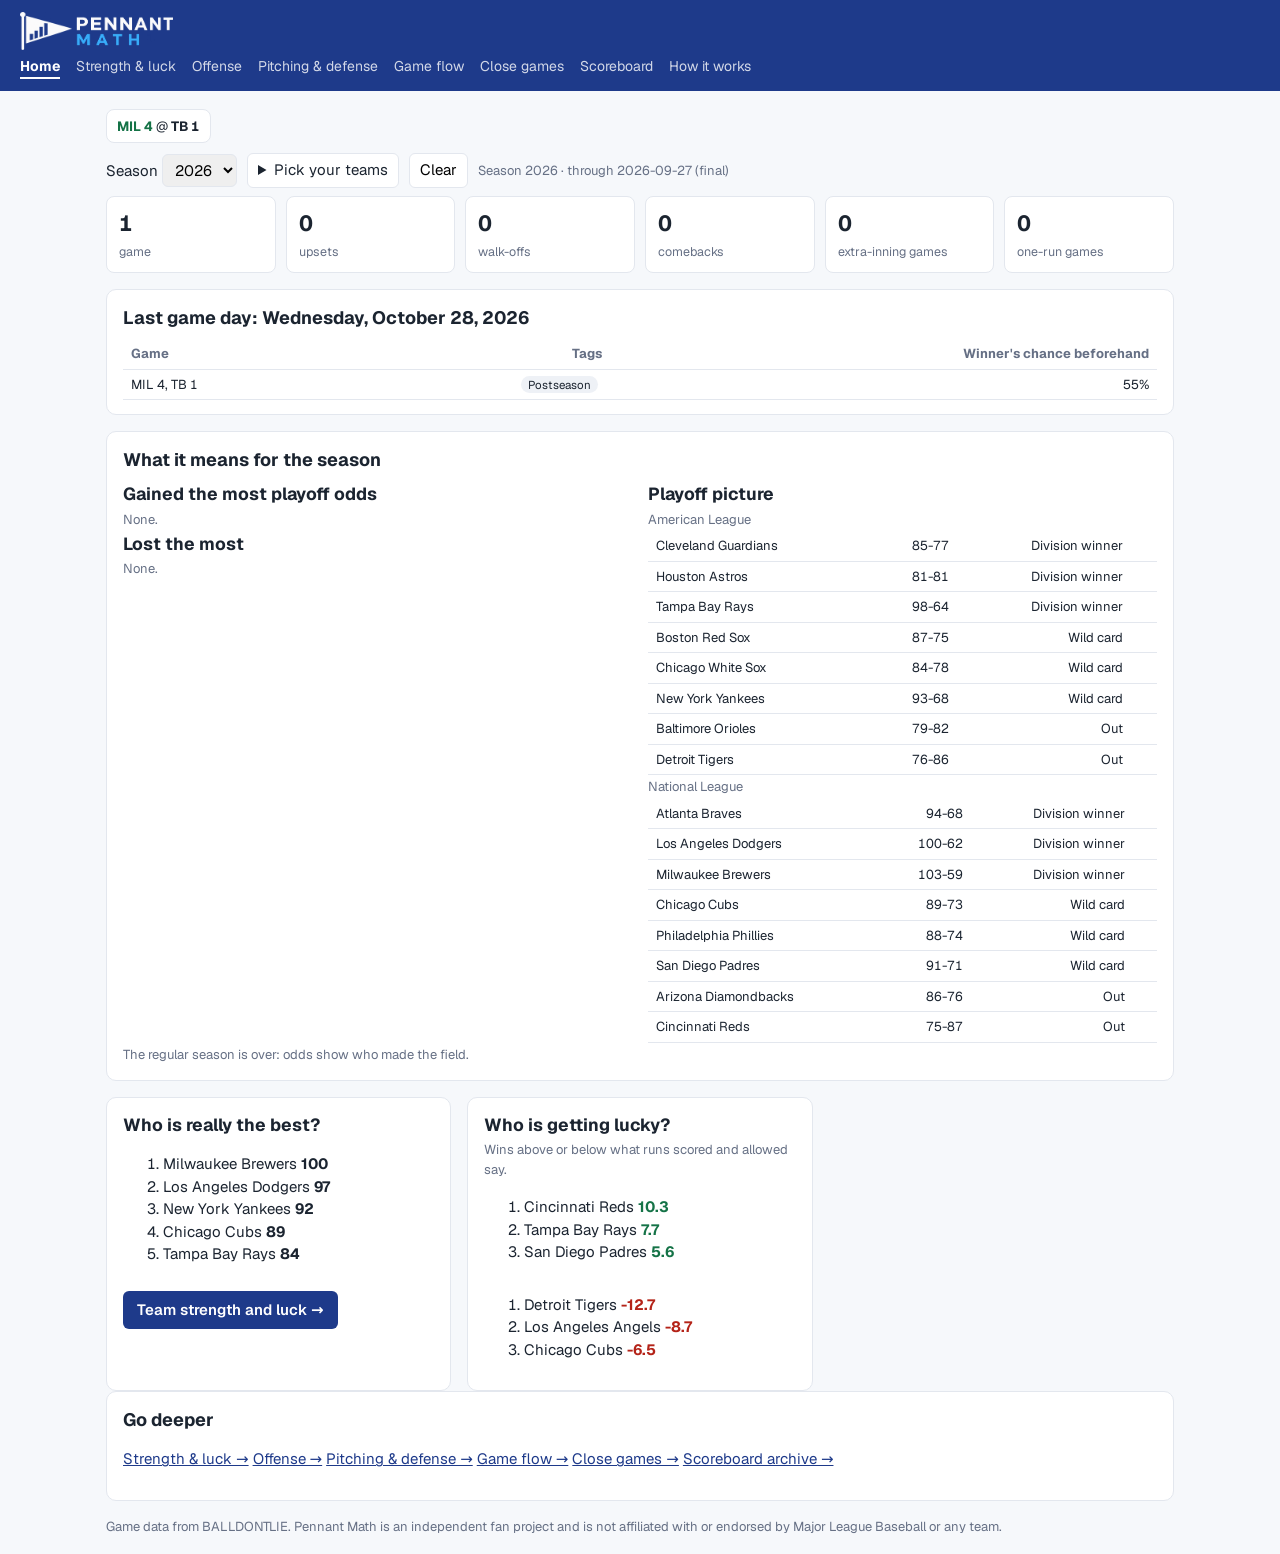
<file: docs/index.html>
<!DOCTYPE html>
<html lang="en"><head><meta charset="utf-8"><meta name="viewport" content="width=device-width, initial-scale=1"><title>Pennant Math</title>
<link rel="stylesheet" href="assets/site.css"><link rel="preload" href="assets/geist.woff2" as="font" type="font/woff2" crossorigin><link rel="stylesheet" href="assets/fonts.css"><link rel="icon" type="image/png" href="assets/favicon.png"><link rel="apple-touch-icon" href="assets/apple-touch-icon.png"></head>
<body data-page="home"><header id="hd"><h1>Pennant Math</h1></header><main>
<div id="scoreRow"><div class="stripx" id="scores"></div></div>
<div class="bar"><span id="sp"></span><details><summary id="pickSum">Pick your teams</summary><div class="pick" id="pick"></div></details><button id="clear">Clear</button><span id="asof" class="note"></span></div>
<div id="msg" class="warn" style="display:none"></div>
<section id="mine" hidden></section>
<div class="keys" id="keys"></div>
<section id="gamesT"></section>
<section id="means"></section>
<div class="mods" id="lists"></div>
<section><h2>Go deeper</h2><p id="deeper"></p></section>
<div id="digest"></div>
<p class="note">Game data from BALLDONTLIE. Pennant Math is an independent fan project and is not affiliated with or endorsed by Major League Baseball or any team.</p></main>
<script src="assets/site.js"></script></body></html>
</file>
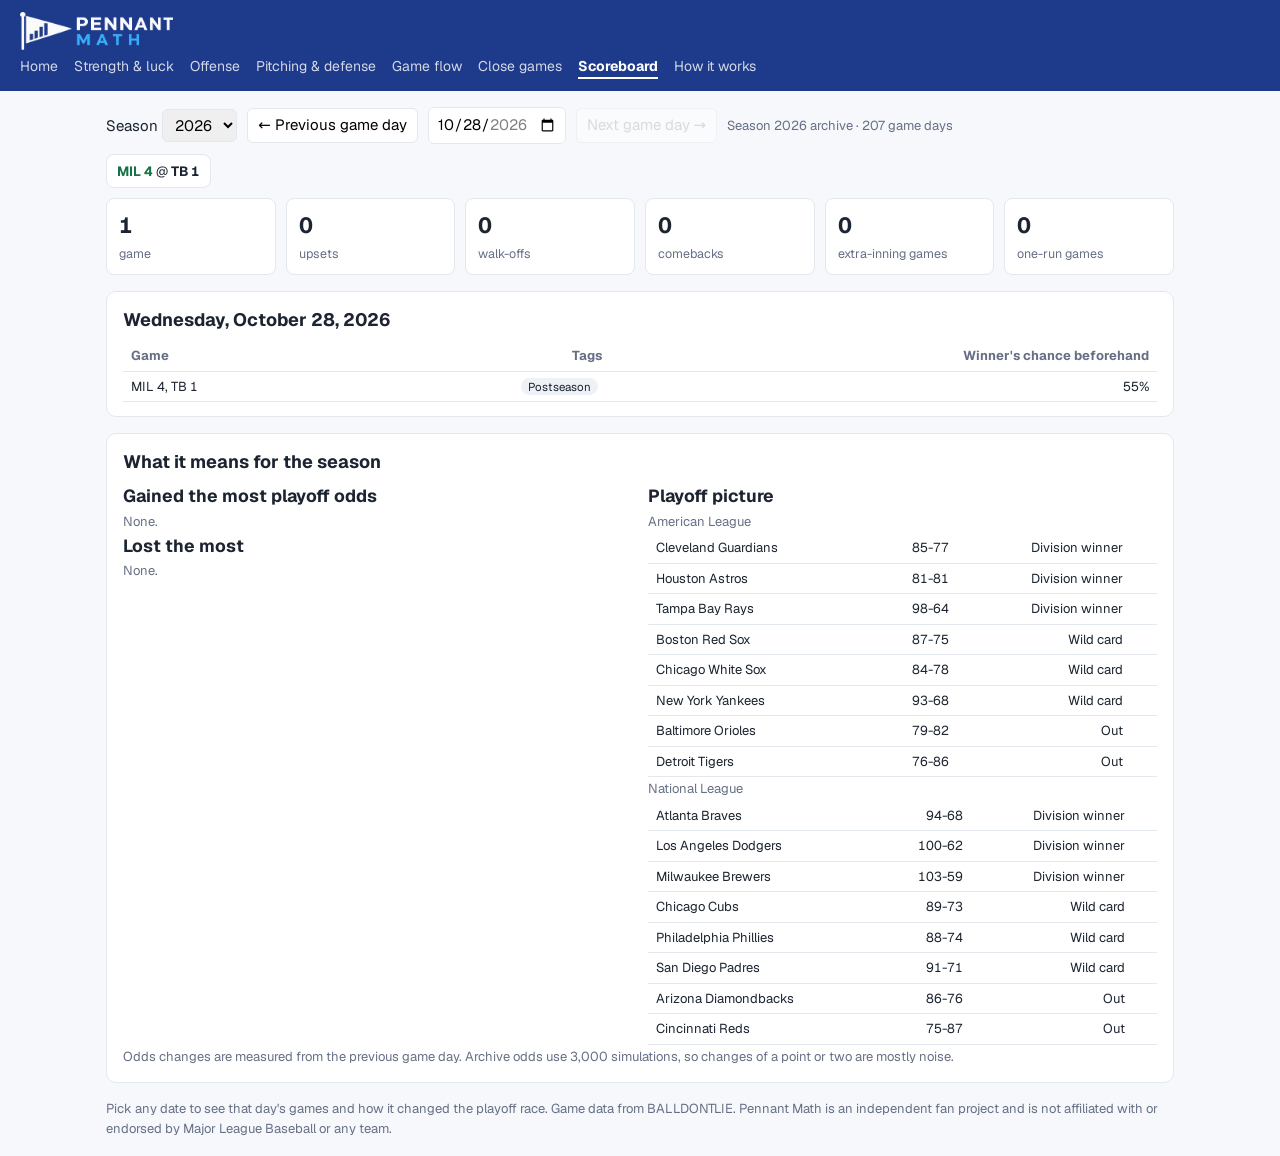
<file: docs/archive.html>
<!DOCTYPE html>
<html lang="en"><head><meta charset="utf-8"><meta name="viewport" content="width=device-width, initial-scale=1"><title>Scoreboard · Pennant Math</title>
<link rel="preload" href="assets/geist.woff2" as="font" type="font/woff2" crossorigin><link rel="stylesheet" href="assets/fonts.css"><link rel="stylesheet" href="assets/site.css"><link rel="icon" type="image/png" href="assets/favicon.png"><link rel="apple-touch-icon" href="assets/apple-touch-icon.png"></head>
<body data-page="archive"><header id="hd"><h1>Pennant Math</h1></header><main>
<div class="bar"><span id="sp"></span><button id="prev">← Previous game day</button><input type="date" id="day"><button id="next">Next game day →</button><span id="asof" class="note"></span></div>
<div id="msg" class="warn" style="display:none"></div>
<div class="stripx" id="scores"></div><div class="keys" id="keys"></div><section id="gamesT"></section><section id="means"></section><div id="digest"></div>
<p class="note">Pick any date to see that day's games and how it changed the playoff race. Game data from BALLDONTLIE. Pennant Math is an independent fan project and is not affiliated with or endorsed by Major League Baseball or any team.</p></main>
<script src="assets/site.js"></script></body></html>
</file>
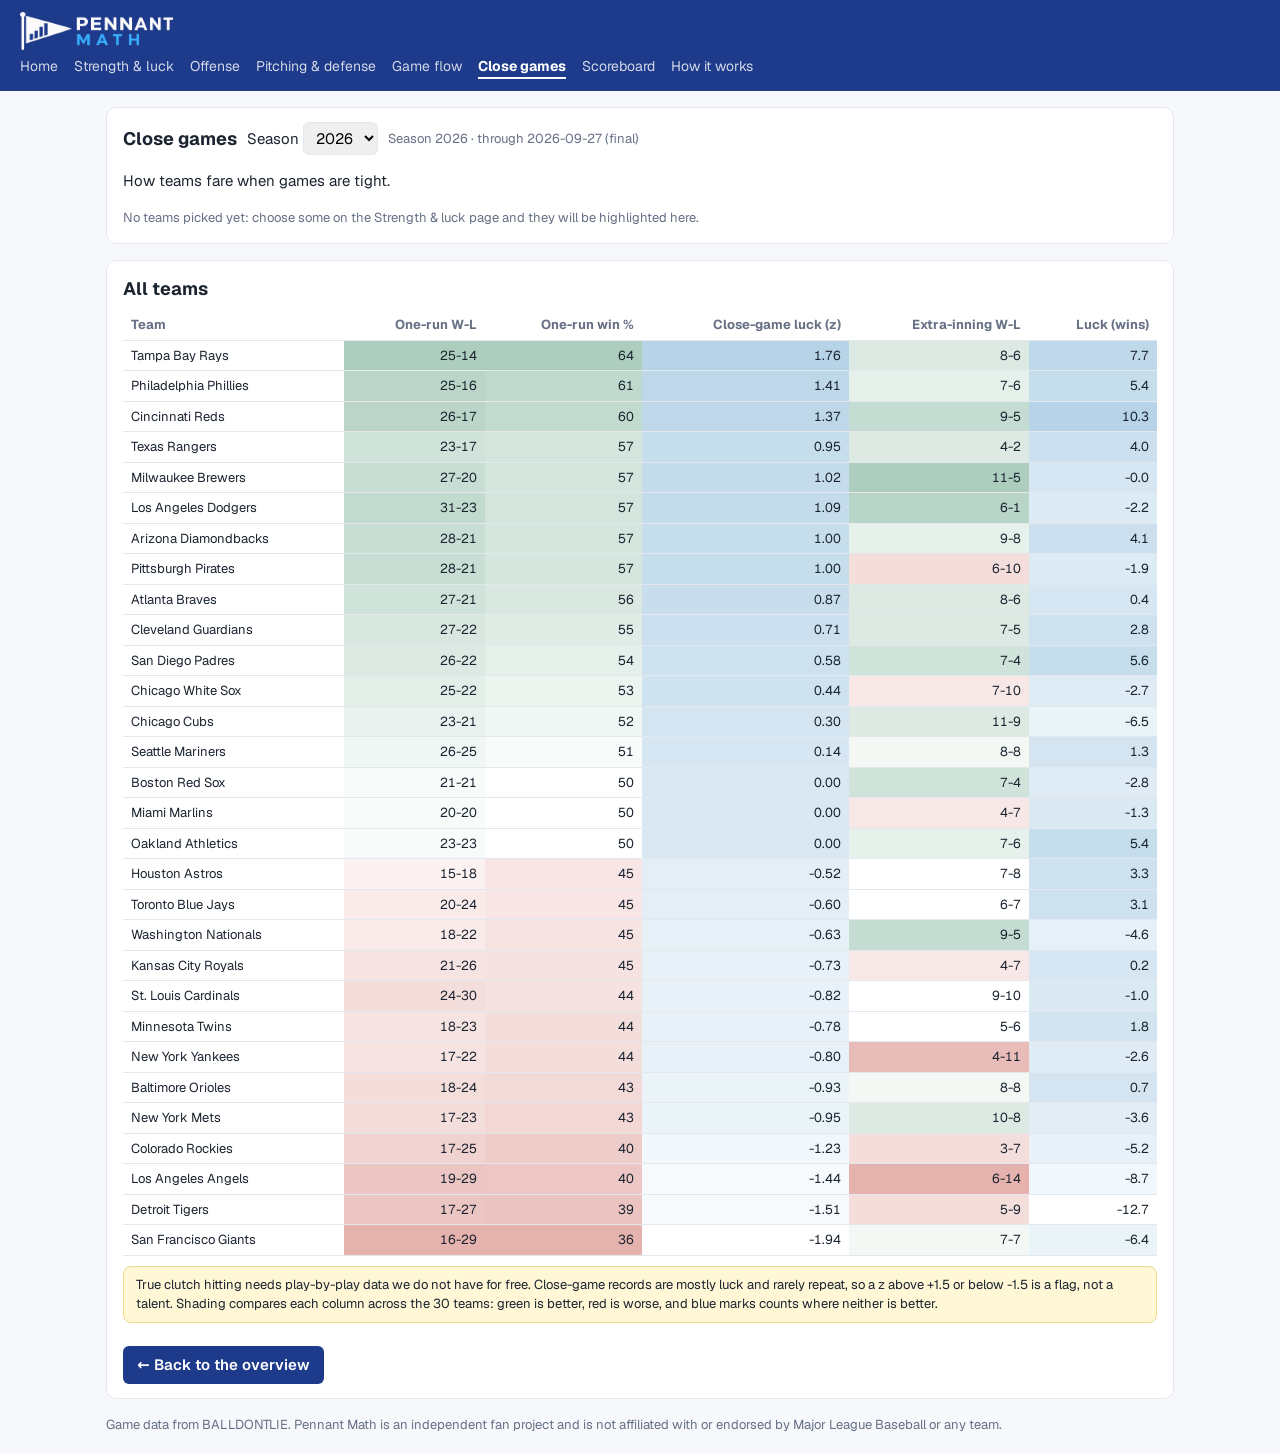
<file: docs/closegames.html>
<!DOCTYPE html>
<html lang="en"><head><meta charset="utf-8"><meta name="viewport" content="width=device-width, initial-scale=1"><title>Pennant Math</title>
<link rel="stylesheet" href="assets/site.css"><link rel="preload" href="assets/geist.woff2" as="font" type="font/woff2" crossorigin><link rel="stylesheet" href="assets/fonts.css"><link rel="icon" type="image/png" href="assets/favicon.png"><link rel="apple-touch-icon" href="assets/apple-touch-icon.png"></head>
<body data-page="close"><header id="hd"><h1>Pennant Math</h1></header><main><section><div class="bar"><h2 id="ttl" style="margin:0"></h2><span id="sp"></span><span id="asof" class="note"></span></div><p id="blurb"></p><p class="note" id="picked"></p><div id="msg" class="warn" style="display:none"></div></section>
<section><h2>All teams</h2><div class="scroll"><table id="tbl"></table></div><p class="warn" id="note" style="margin-top:10px"></p><a class="cta" href="index.html">← Back to the overview</a></section>
<p class="note">Game data from BALLDONTLIE. Pennant Math is an independent fan project and is not affiliated with or endorsed by Major League Baseball or any team.</p></main>
<script src="assets/site.js"></script></body></html>
</file>
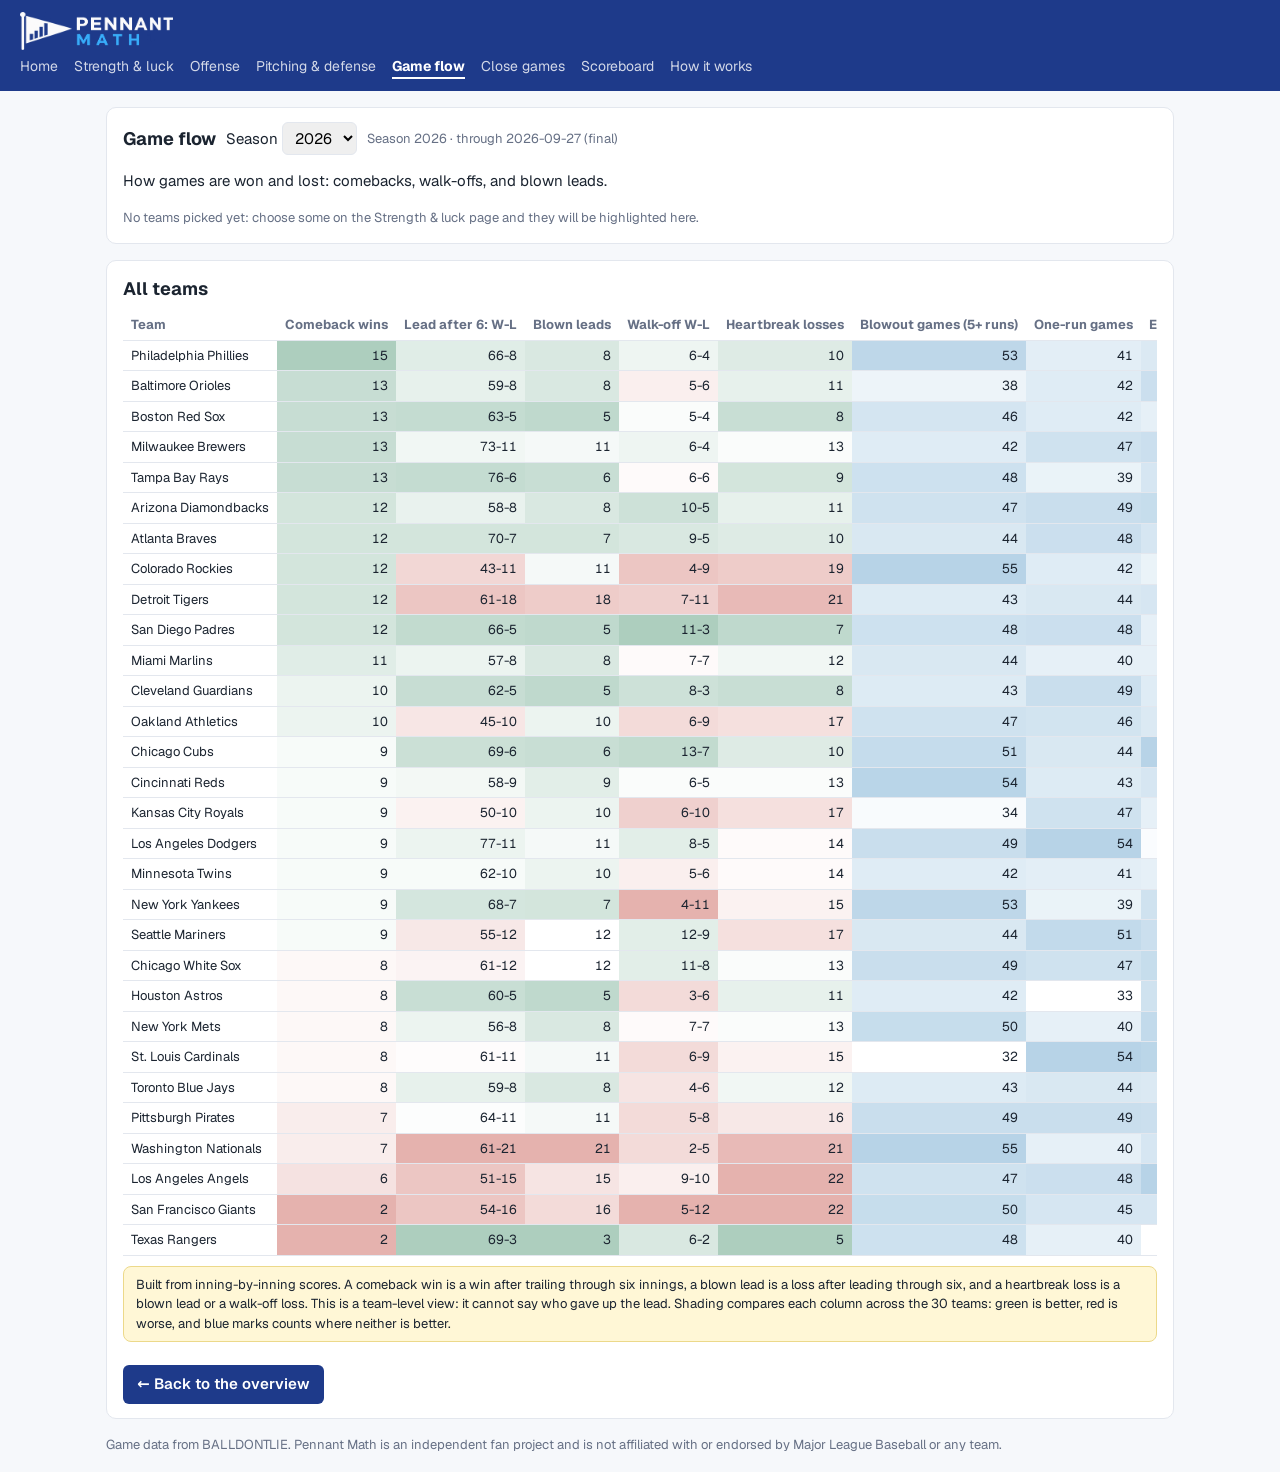
<file: docs/gameflow.html>
<!DOCTYPE html>
<html lang="en"><head><meta charset="utf-8"><meta name="viewport" content="width=device-width, initial-scale=1"><title>Pennant Math</title>
<link rel="stylesheet" href="assets/site.css"><link rel="preload" href="assets/geist.woff2" as="font" type="font/woff2" crossorigin><link rel="stylesheet" href="assets/fonts.css"><link rel="icon" type="image/png" href="assets/favicon.png"><link rel="apple-touch-icon" href="assets/apple-touch-icon.png"></head>
<body data-page="gameflow"><header id="hd"><h1>Pennant Math</h1></header><main><section><div class="bar"><h2 id="ttl" style="margin:0"></h2><span id="sp"></span><span id="asof" class="note"></span></div><p id="blurb"></p><p class="note" id="picked"></p><div id="msg" class="warn" style="display:none"></div></section>
<section><h2>All teams</h2><div class="scroll"><table id="tbl"></table></div><p class="warn" id="note" style="margin-top:10px"></p><a class="cta" href="index.html">← Back to the overview</a></section>
<p class="note">Game data from BALLDONTLIE. Pennant Math is an independent fan project and is not affiliated with or endorsed by Major League Baseball or any team.</p></main>
<script src="assets/site.js"></script></body></html>
</file>
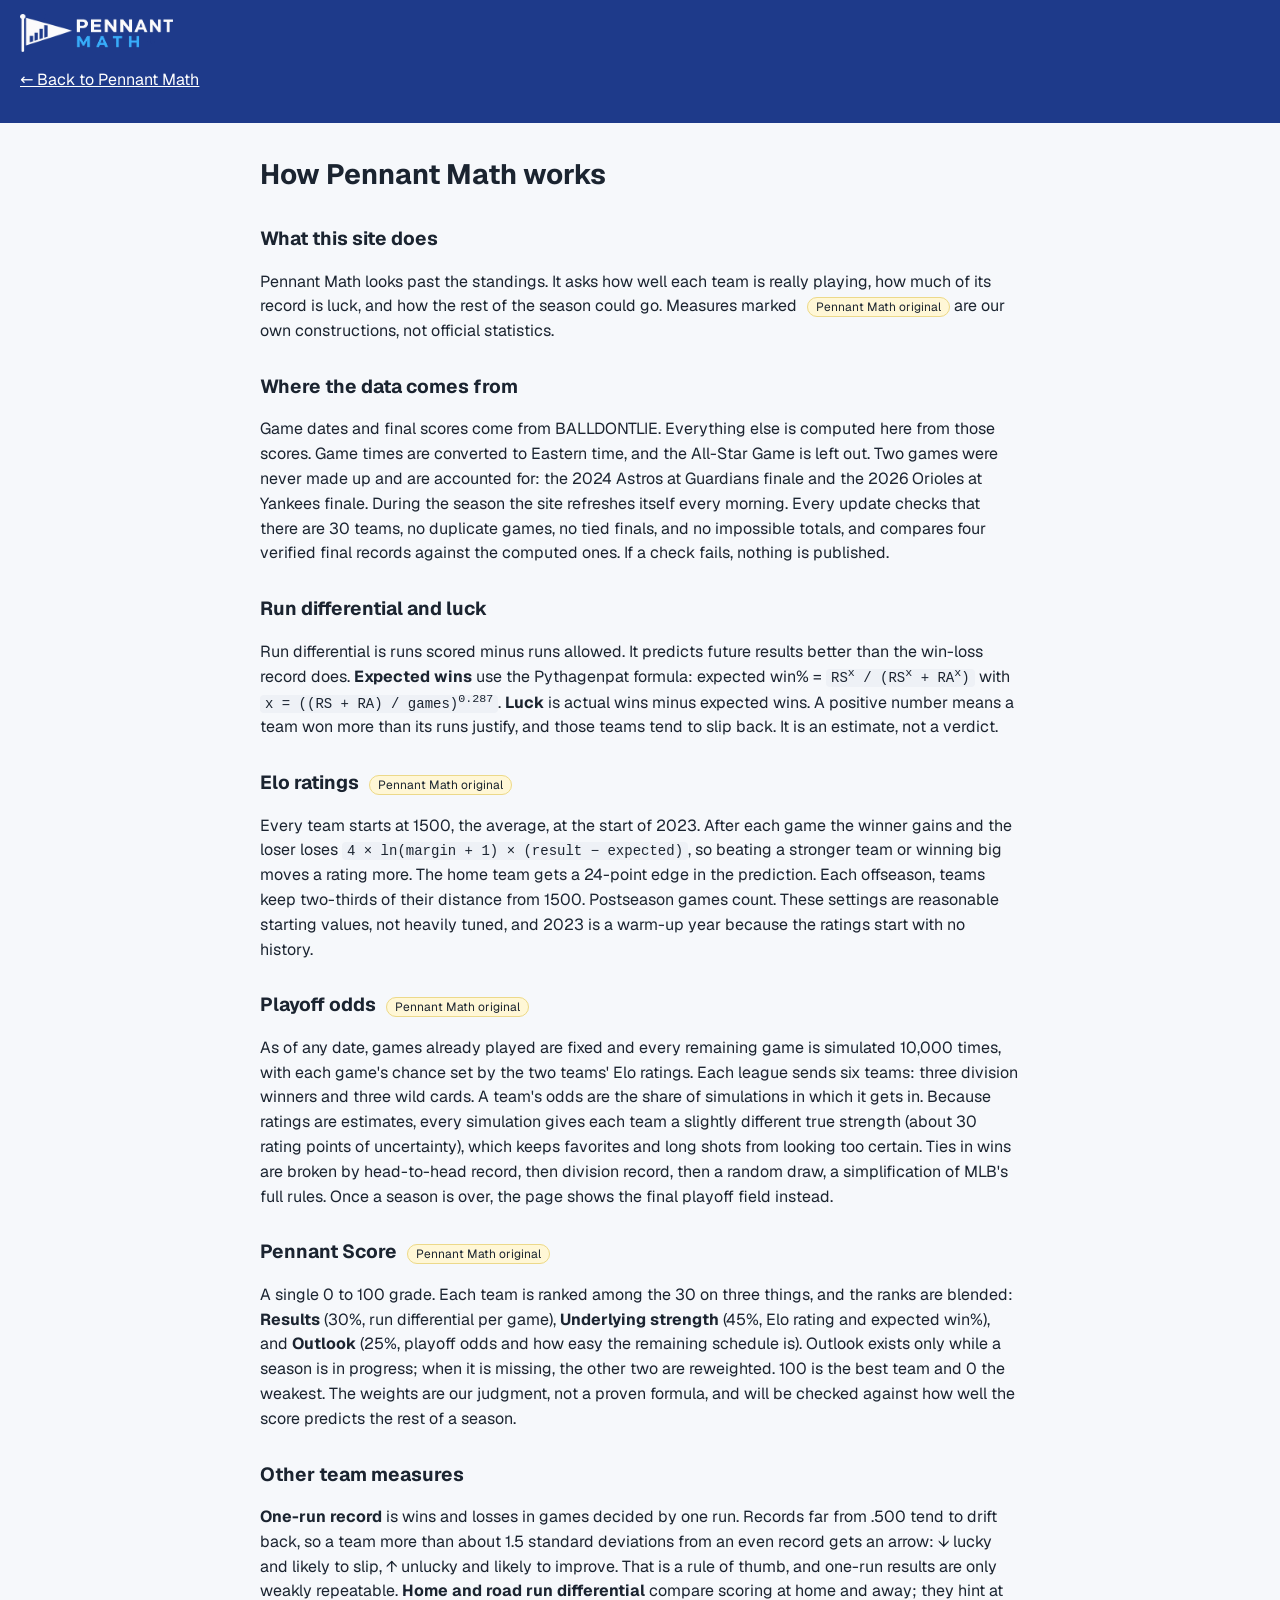
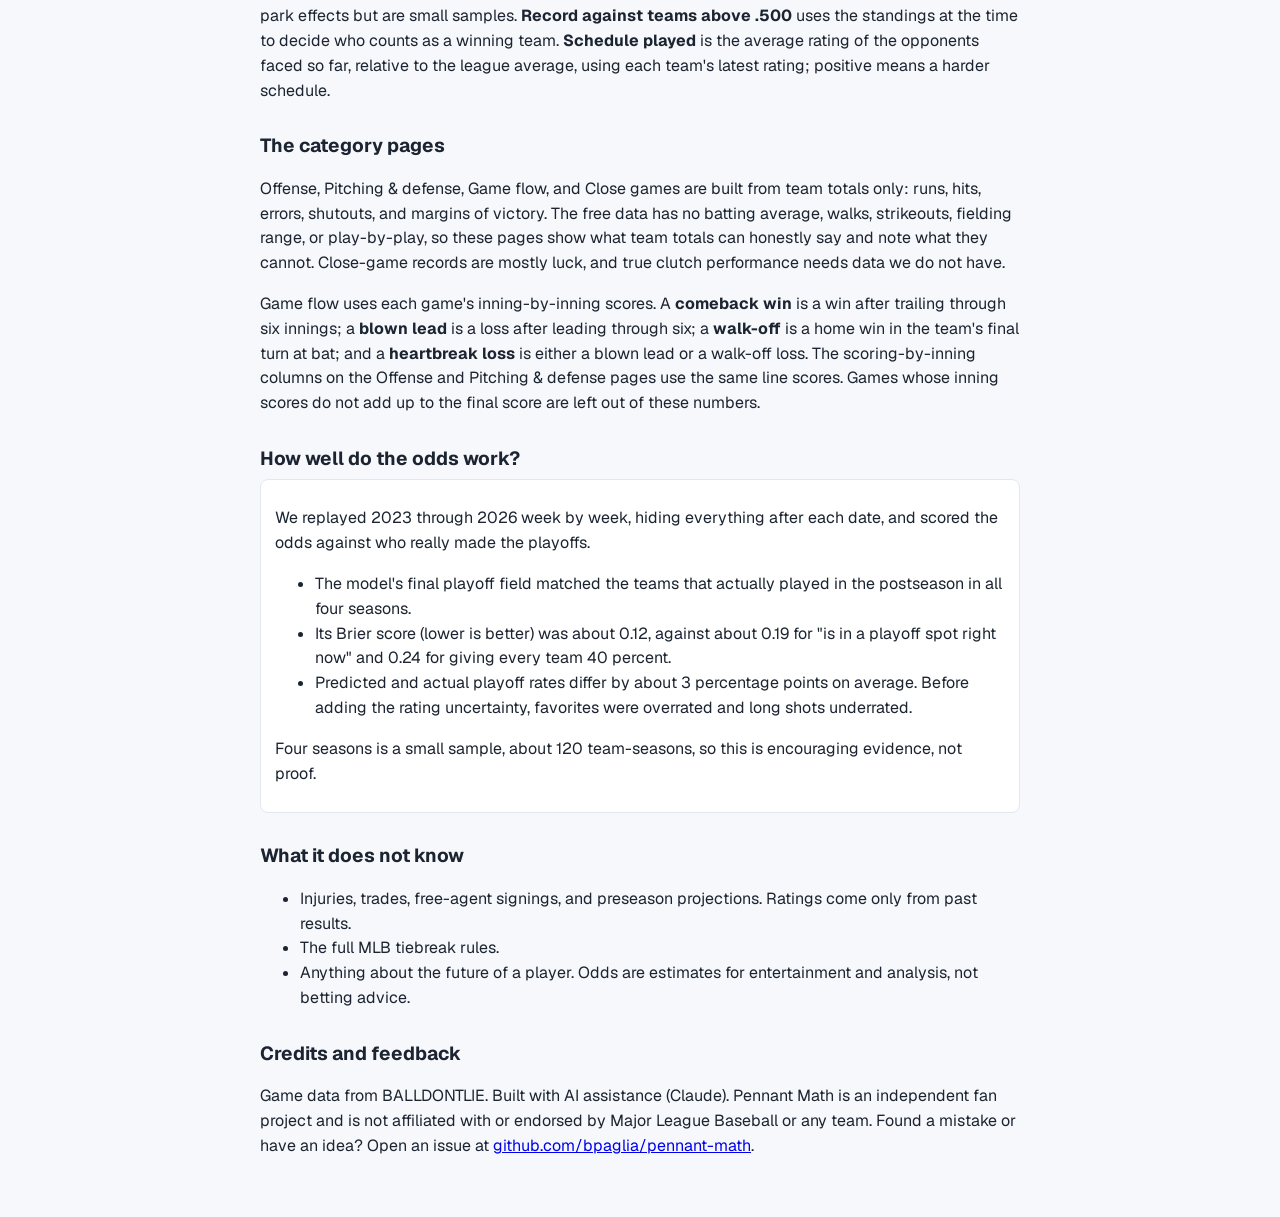
<file: docs/methods.html>
<!DOCTYPE html>
<html lang="en"><head><meta charset="utf-8"><meta name="viewport" content="width=device-width, initial-scale=1"><title>How Pennant Math works</title>
<style>:root{--ink:#1b2430;--mut:#667085;--line:#e3e7ee;--navy:#1E3A8A}body{margin:0;font:16px/1.55 Geist,system-ui,-apple-system,'Segoe UI',sans-serif;color:var(--ink);background:#f6f8fb}
header{background:var(--navy);color:#fff;padding:14px 20px}header h1{margin:0;font-size:22px}header a{color:#fff}main{max-width:760px;margin:0 auto;padding:8px 20px 40px}
h2{margin:28px 0 6px;font-size:19px}code{background:#eef1f6;padding:1px 5px;border-radius:4px;font-size:14px}.tag{font-size:12px;background:#fff7d6;border:1px solid #ecd98a;border-radius:10px;padding:1px 8px;margin-left:6px;font-weight:400}
.box{background:#fff;border:1px solid var(--line);border-radius:8px;padding:10px 14px}</style><link rel="preload" href="assets/geist.woff2" as="font" type="font/woff2" crossorigin><link rel="stylesheet" href="assets/fonts.css"><link rel="icon" type="image/png" href="assets/favicon.png"><link rel="apple-touch-icon" href="assets/apple-touch-icon.png"></head><body>
<header><h1><a href="index.html"><img src="assets/logo-header.png" alt="Pennant Math" style="height:38px;width:auto;display:block"></a></h1><p><a href="index.html">← Back to Pennant Math</a></p></header><main><h1 style="margin:22px 0 0;font-size:28px">How Pennant Math works</h1>
<h2>What this site does</h2><p>Pennant Math looks past the standings. It asks how well each team is really playing, how much of its record is luck, and how the rest of the season could go. Measures marked <span class="tag">Pennant Math original</span> are our own constructions, not official statistics.</p>
<h2>Where the data comes from</h2><p>Game dates and final scores come from BALLDONTLIE. Everything else is computed here from those scores. Game times are converted to Eastern time, and the All-Star Game is left out. Two games were never made up and are accounted for: the 2024 Astros at Guardians finale and the 2026 Orioles at Yankees finale. During the season the site refreshes itself every morning. Every update checks that there are 30 teams, no duplicate games, no tied finals, and no impossible totals, and compares four verified final records against the computed ones. If a check fails, nothing is published.</p>
<h2>Run differential and luck</h2><p>Run differential is runs scored minus runs allowed. It predicts future results better than the win-loss record does. <b>Expected wins</b> use the Pythagenpat formula: expected win% = <code>RS<sup>x</sup> / (RS<sup>x</sup> + RA<sup>x</sup>)</code> with <code>x = ((RS + RA) / games)<sup>0.287</sup></code>. <b>Luck</b> is actual wins minus expected wins. A positive number means a team won more than its runs justify, and those teams tend to slip back. It is an estimate, not a verdict.</p>
<h2>Elo ratings <span class="tag">Pennant Math original</span></h2><p>Every team starts at 1500, the average, at the start of 2023. After each game the winner gains and the loser loses <code>4 × ln(margin + 1) × (result − expected)</code>, so beating a stronger team or winning big moves a rating more. The home team gets a 24-point edge in the prediction. Each offseason, teams keep two-thirds of their distance from 1500. Postseason games count. These settings are reasonable starting values, not heavily tuned, and 2023 is a warm-up year because the ratings start with no history.</p>
<h2>Playoff odds <span class="tag">Pennant Math original</span></h2><p>As of any date, games already played are fixed and every remaining game is simulated 10,000 times, with each game's chance set by the two teams' Elo ratings. Each league sends six teams: three division winners and three wild cards. A team's odds are the share of simulations in which it gets in. Because ratings are estimates, every simulation gives each team a slightly different true strength (about 30 rating points of uncertainty), which keeps favorites and long shots from looking too certain. Ties in wins are broken by head-to-head record, then division record, then a random draw, a simplification of MLB's full rules. Once a season is over, the page shows the final playoff field instead.</p>
<h2>Pennant Score <span class="tag">Pennant Math original</span></h2><p>A single 0 to 100 grade. Each team is ranked among the 30 on three things, and the ranks are blended: <b>Results</b> (30%, run differential per game), <b>Underlying strength</b> (45%, Elo rating and expected win%), and <b>Outlook</b> (25%, playoff odds and how easy the remaining schedule is). Outlook exists only while a season is in progress; when it is missing, the other two are reweighted. 100 is the best team and 0 the weakest. The weights are our judgment, not a proven formula, and will be checked against how well the score predicts the rest of a season.</p>
<h2>Other team measures</h2><p><b>One-run record</b> is wins and losses in games decided by one run. Records far from .500 tend to drift back, so a team more than about 1.5 standard deviations from an even record gets an arrow: ↓ lucky and likely to slip, ↑ unlucky and likely to improve. That is a rule of thumb, and one-run results are only weakly repeatable. <b>Home and road run differential</b> compare scoring at home and away; they hint at park effects but are small samples. <b>Record against teams above .500</b> uses the standings at the time to decide who counts as a winning team. <b>Schedule played</b> is the average rating of the opponents faced so far, relative to the league average, using each team's latest rating; positive means a harder schedule.</p>
<h2>The category pages</h2><p>Offense, Pitching &amp; defense, Game flow, and Close games are built from team totals only: runs, hits, errors, shutouts, and margins of victory. The free data has no batting average, walks, strikeouts, fielding range, or play-by-play, so these pages show what team totals can honestly say and note what they cannot. Close-game records are mostly luck, and true clutch performance needs data we do not have.</p>
<p>Game flow uses each game's inning-by-inning scores. A <b>comeback win</b> is a win after trailing through six innings; a <b>blown lead</b> is a loss after leading through six; a <b>walk-off</b> is a home win in the team's final turn at bat; and a <b>heartbreak loss</b> is either a blown lead or a walk-off loss. The scoring-by-inning columns on the Offense and Pitching &amp; defense pages use the same line scores. Games whose inning scores do not add up to the final score are left out of these numbers.</p>
<h2>How well do the odds work?</h2><div class="box"><p>We replayed 2023 through 2026 week by week, hiding everything after each date, and scored the odds against who really made the playoffs.</p><ul><li>The model's final playoff field matched the teams that actually played in the postseason in all four seasons.</li><li>Its Brier score (lower is better) was about 0.12, against about 0.19 for "is in a playoff spot right now" and 0.24 for giving every team 40 percent.</li><li>Predicted and actual playoff rates differ by about 3 percentage points on average. Before adding the rating uncertainty, favorites were overrated and long shots underrated.</li></ul><p>Four seasons is a small sample, about 120 team-seasons, so this is encouraging evidence, not proof.</p></div>
<h2>What it does not know</h2><ul><li>Injuries, trades, free-agent signings, and preseason projections. Ratings come only from past results.</li><li>The full MLB tiebreak rules.</li><li>Anything about the future of a player. Odds are estimates for entertainment and analysis, not betting advice.</li></ul>
<h2>Credits and feedback</h2><p>Game data from BALLDONTLIE. Built with AI assistance (Claude). Pennant Math is an independent fan project and is not affiliated with or endorsed by Major League Baseball or any team. Found a mistake or have an idea? Open an issue at <a href="https://github.com/bpaglia/pennant-math/issues">github.com/bpaglia/pennant-math</a>.</p>
</main></body></html>
</file>
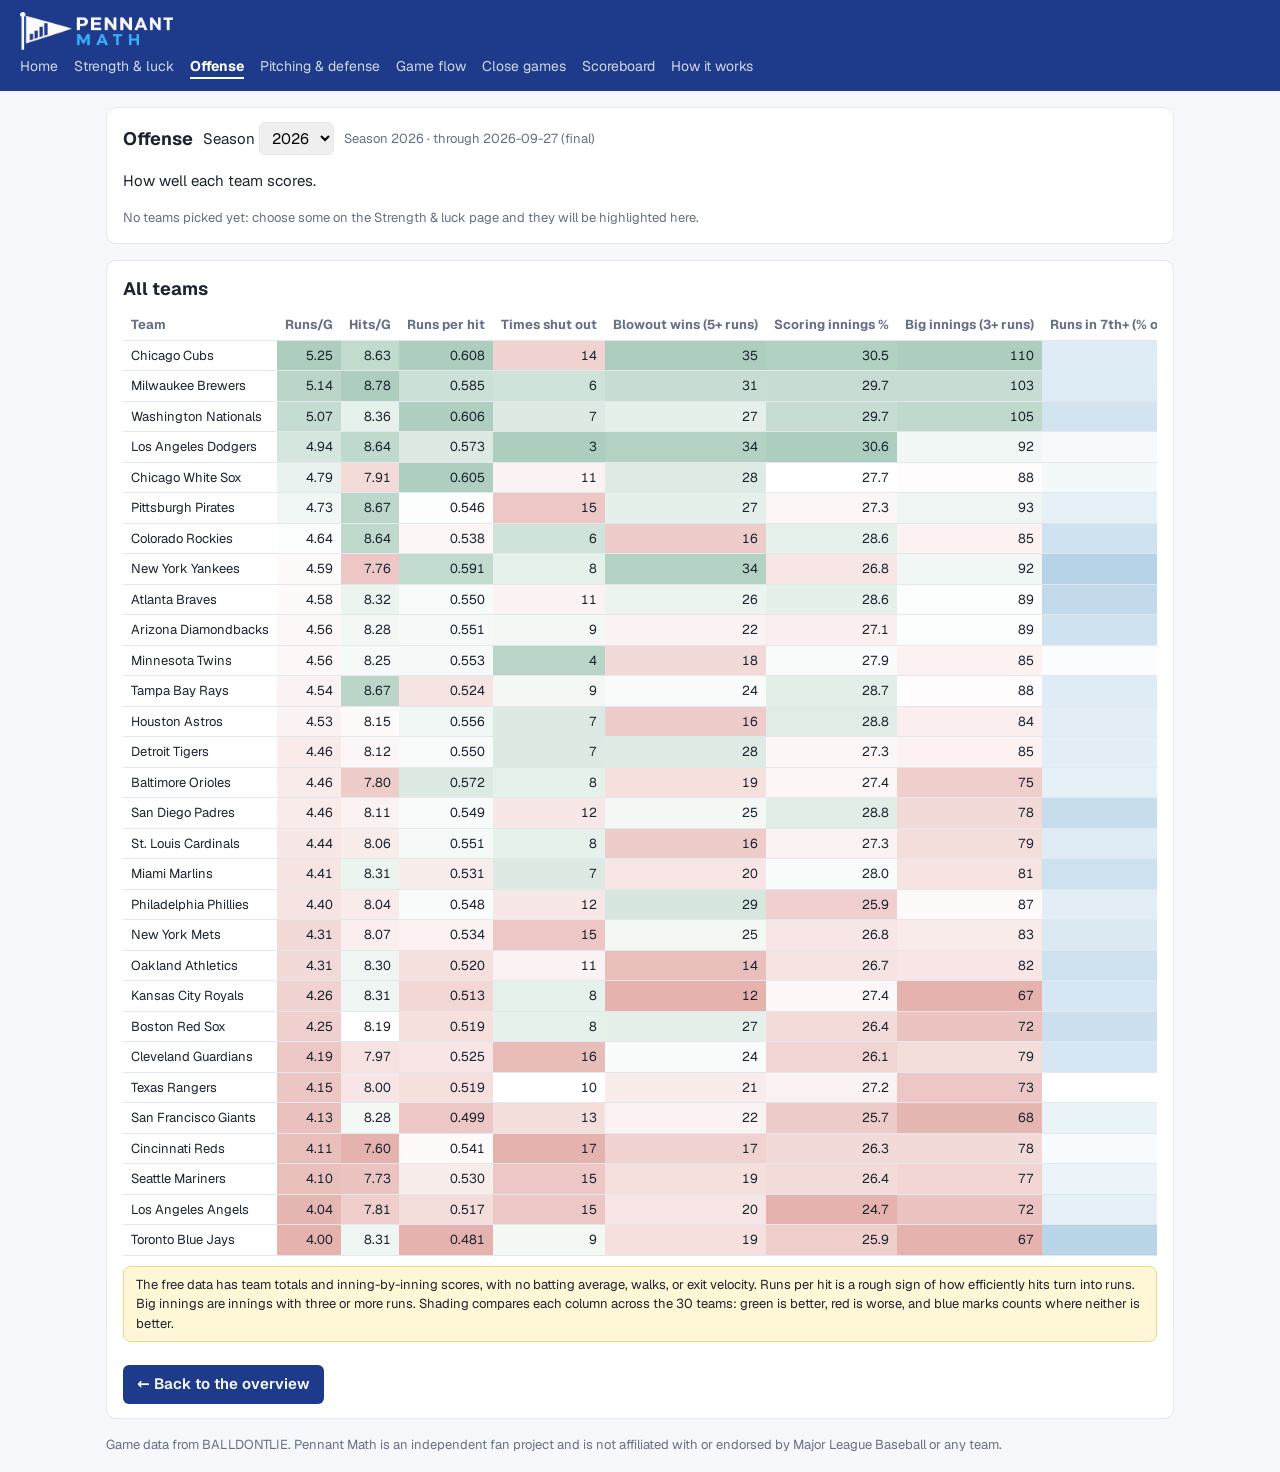
<file: docs/offense.html>
<!DOCTYPE html>
<html lang="en"><head><meta charset="utf-8"><meta name="viewport" content="width=device-width, initial-scale=1"><title>Pennant Math</title>
<link rel="stylesheet" href="assets/site.css"><link rel="preload" href="assets/geist.woff2" as="font" type="font/woff2" crossorigin><link rel="stylesheet" href="assets/fonts.css"><link rel="icon" type="image/png" href="assets/favicon.png"><link rel="apple-touch-icon" href="assets/apple-touch-icon.png"></head>
<body data-page="offense"><header id="hd"><h1>Pennant Math</h1></header><main><section><div class="bar"><h2 id="ttl" style="margin:0"></h2><span id="sp"></span><span id="asof" class="note"></span></div><p id="blurb"></p><p class="note" id="picked"></p><div id="msg" class="warn" style="display:none"></div></section>
<section><h2>All teams</h2><div class="scroll"><table id="tbl"></table></div><p class="warn" id="note" style="margin-top:10px"></p><a class="cta" href="index.html">← Back to the overview</a></section>
<p class="note">Game data from BALLDONTLIE. Pennant Math is an independent fan project and is not affiliated with or endorsed by Major League Baseball or any team.</p></main>
<script src="assets/site.js"></script></body></html>
</file>
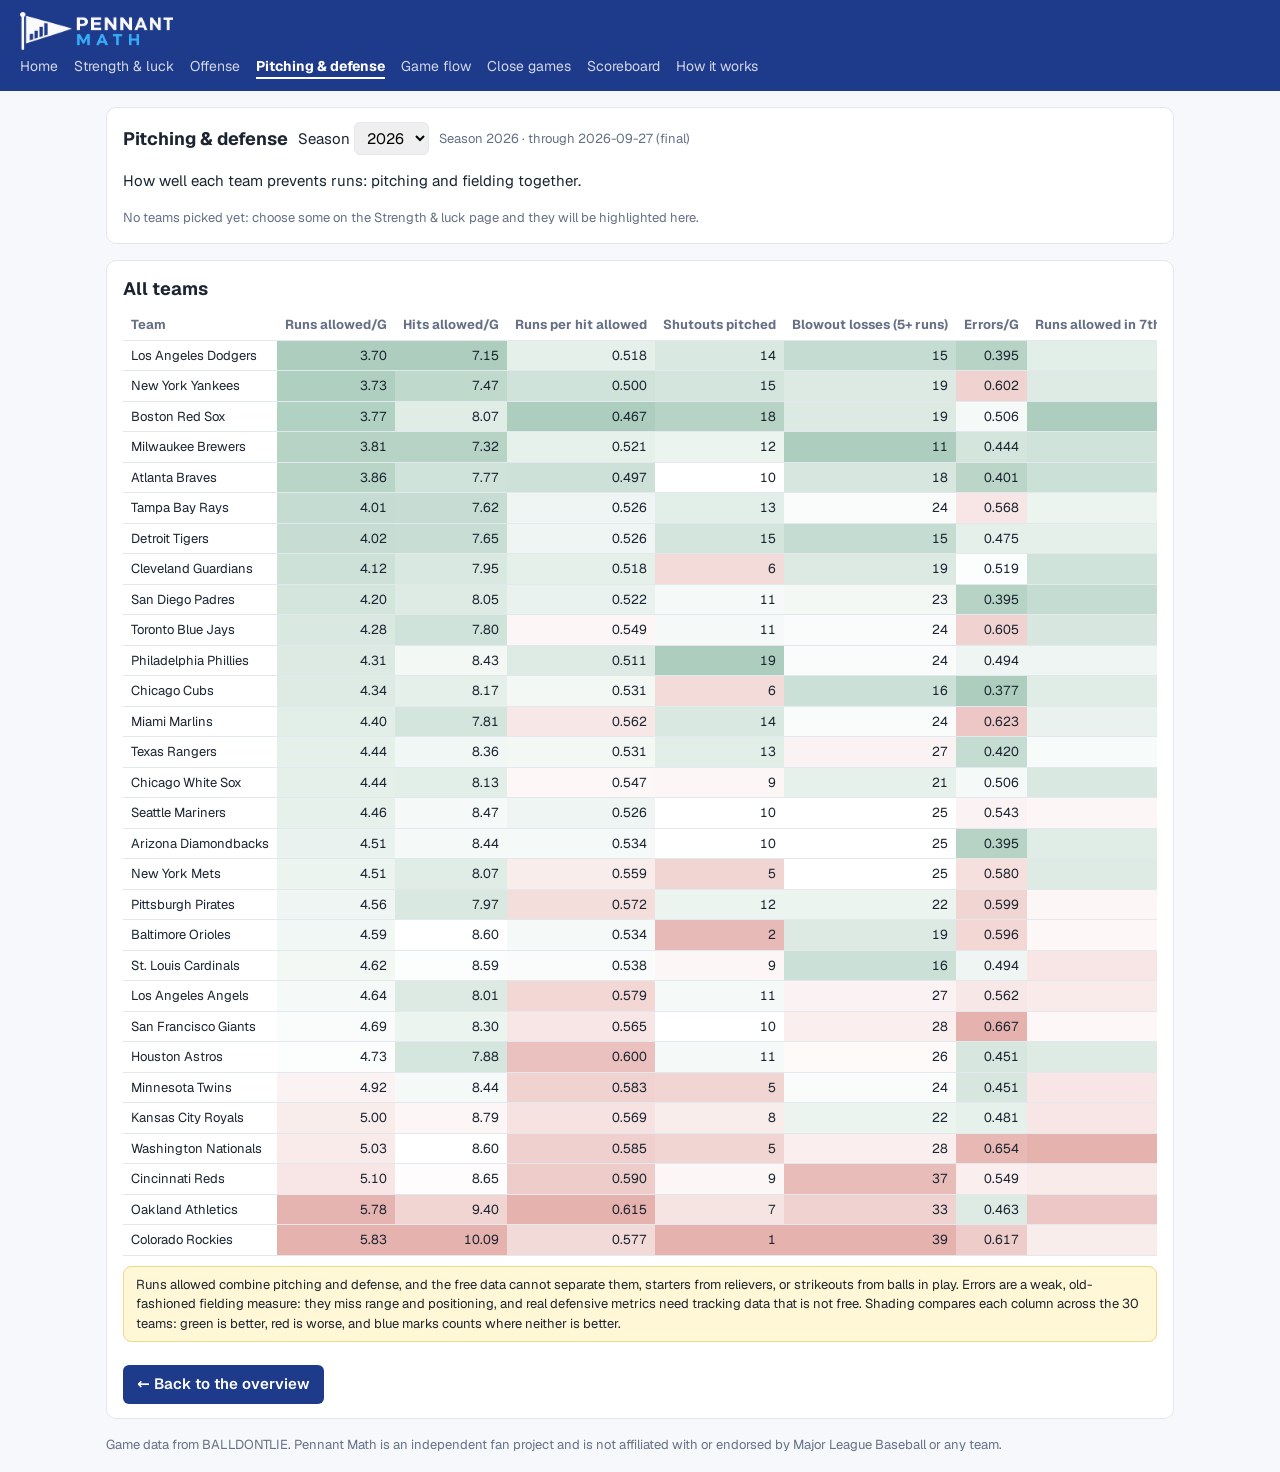
<file: docs/pitching.html>
<!DOCTYPE html>
<html lang="en"><head><meta charset="utf-8"><meta name="viewport" content="width=device-width, initial-scale=1"><title>Pennant Math</title>
<link rel="stylesheet" href="assets/site.css"><link rel="preload" href="assets/geist.woff2" as="font" type="font/woff2" crossorigin><link rel="stylesheet" href="assets/fonts.css"><link rel="icon" type="image/png" href="assets/favicon.png"><link rel="apple-touch-icon" href="assets/apple-touch-icon.png"></head>
<body data-page="pitching"><header id="hd"><h1>Pennant Math</h1></header><main><section><div class="bar"><h2 id="ttl" style="margin:0"></h2><span id="sp"></span><span id="asof" class="note"></span></div><p id="blurb"></p><p class="note" id="picked"></p><div id="msg" class="warn" style="display:none"></div></section>
<section><h2>All teams</h2><div class="scroll"><table id="tbl"></table></div><p class="warn" id="note" style="margin-top:10px"></p><a class="cta" href="index.html">← Back to the overview</a></section>
<p class="note">Game data from BALLDONTLIE. Pennant Math is an independent fan project and is not affiliated with or endorsed by Major League Baseball or any team.</p></main>
<script src="assets/site.js"></script></body></html>
</file>
<file: docs/assets/site.css>
:root{--ink:#1b2430;--mut:#667085;--line:#e3e7ee;--bg:#f6f8fb;--card:#fff;--navy:#1E3A8A}
*{box-sizing:border-box}body{margin:0;font:15px/1.5 Geist,system-ui,-apple-system,'Segoe UI',sans-serif;color:var(--ink);background:var(--bg)}a{color:var(--navy)}
header{background:var(--navy);color:#fff;padding:12px 20px}header h1{margin:0;font-size:22px}header a{color:#fff;text-decoration:none}
nav{display:flex;flex-wrap:wrap;gap:4px 16px;margin-top:6px;font-size:14px}nav a{opacity:.8}nav a.on{opacity:1;font-weight:700;border-bottom:2px solid #fff}
main{max-width:1100px;margin:0 auto;padding:16px}section,.mod{background:var(--card);border:1px solid var(--line);border-radius:10px;padding:14px 16px;margin-bottom:16px}
h2{margin:0 0 8px;font-size:18px}h3{margin:0}.hero{text-align:center;padding:28px 16px}.hero h2{font-size:28px}.hero p{max-width:640px;margin:8px auto;color:var(--mut)}
.mods{display:grid;grid-template-columns:repeat(auto-fill,minmax(320px,1fr));gap:16px}.mod{display:flex;flex-direction:column;margin:0}.mod .lead{margin:4px 0 8px;font-weight:600}
.cv{position:relative;height:210px}.tall{height:640px}.cta{display:inline-block;margin-top:10px;padding:8px 14px;background:var(--navy);color:#fff;border-radius:6px;text-decoration:none;font-weight:600;align-self:flex-start}
.blurb,.note{color:var(--mut);font-size:13px;margin:2px 0}.mod .blurb{min-height:38px}.scroll{overflow-x:auto}table{border-collapse:collapse;width:100%;font-size:13px}
th,td{padding:5px 8px;border-bottom:1px solid var(--line);text-align:right;white-space:nowrap}th:first-child,td:first-child{text-align:left}th{cursor:pointer;color:var(--mut)}tr.sel td{background:#fff7d6}
select{font:inherit;padding:5px 8px;border:1px solid var(--line);border-radius:6px}.bar{display:flex;gap:10px;align-items:center;flex-wrap:wrap;margin-bottom:8px}.warn{background:#fff7d6;border:1px solid #ecd98a;border-radius:8px;padding:8px 12px;font-size:13px}
details{position:relative}details[open] .pick{display:grid}.pick{display:none;position:absolute;z-index:5;background:#fff;border:1px solid var(--line);border-radius:8px;padding:10px;grid-template-columns:repeat(auto-fill,minmax(150px,1fr));gap:2px 14px;width:min(640px,90vw);max-height:60vh;overflow:auto;box-shadow:0 8px 24px #0002;text-align:left}
.pick h4{grid-column:1/-1;margin:8px 0 2px;font-size:12px;color:var(--mut)}.pick label{font-size:13px;white-space:nowrap}summary,button{font:inherit;padding:5px 10px;border:1px solid var(--line);border-radius:6px;background:#fff;cursor:pointer}
.chips{display:flex;flex-wrap:wrap;gap:8px}.chip{border:1px solid var(--line);border-left:5px solid;border-radius:8px;padding:6px 10px;font-size:13.5px}
.stripx{display:flex;gap:8px;overflow-x:auto;padding:2px 0 10px}.sc{white-space:nowrap;background:var(--card);border:1px solid var(--line);border-radius:8px;padding:6px 10px;font-size:13.5px}.sc .w,.up{color:#157347}.dn{color:#b42318}
.keys{display:grid;grid-template-columns:repeat(auto-fit,minmax(130px,1fr));gap:10px;margin-bottom:16px}.key{background:var(--card);border:1px solid var(--line);border-radius:8px;padding:10px 12px}.key b{display:block;font-size:22px}.key span{color:var(--mut);font-size:12.5px}
.two{display:grid;grid-template-columns:1fr 1fr;gap:16px}@media(max-width:800px){.two{grid-template-columns:1fr}}.tag{font-size:11.5px;background:#eef1f6;border-radius:10px;padding:1px 7px;margin-right:4px;white-space:nowrap}
input[type=date]{font:inherit;padding:5px 8px;border:1px solid var(--line);border-radius:6px;background:#fff}button:disabled{opacity:.45;cursor:default}
.logo{margin:0;line-height:0}.logo img{height:38px;width:auto;display:block}
</file>
<file: docs/assets/fonts.css>
/* Geist, by Vercel, self-hosted (SIL Open Font License 1.1; see geist-LICENSE.txt). One variable font file covers every weight. */
@font-face{font-family:'Geist';font-style:normal;font-display:swap;font-weight:100 900;src:url(geist.woff2) format('woff2');
 unicode-range:U+0000-00FF,U+0131,U+0152-0153,U+02BB-02BC,U+02C6,U+02DA,U+02DC,U+0304,U+0308,U+0329,U+2000-206F,U+20AC,U+2122,U+2191,U+2193,U+2212,U+2215,U+FEFF,U+FFFD}
td,th,.key b,.chip,.sc{font-variant-numeric:tabular-nums}
</file>
